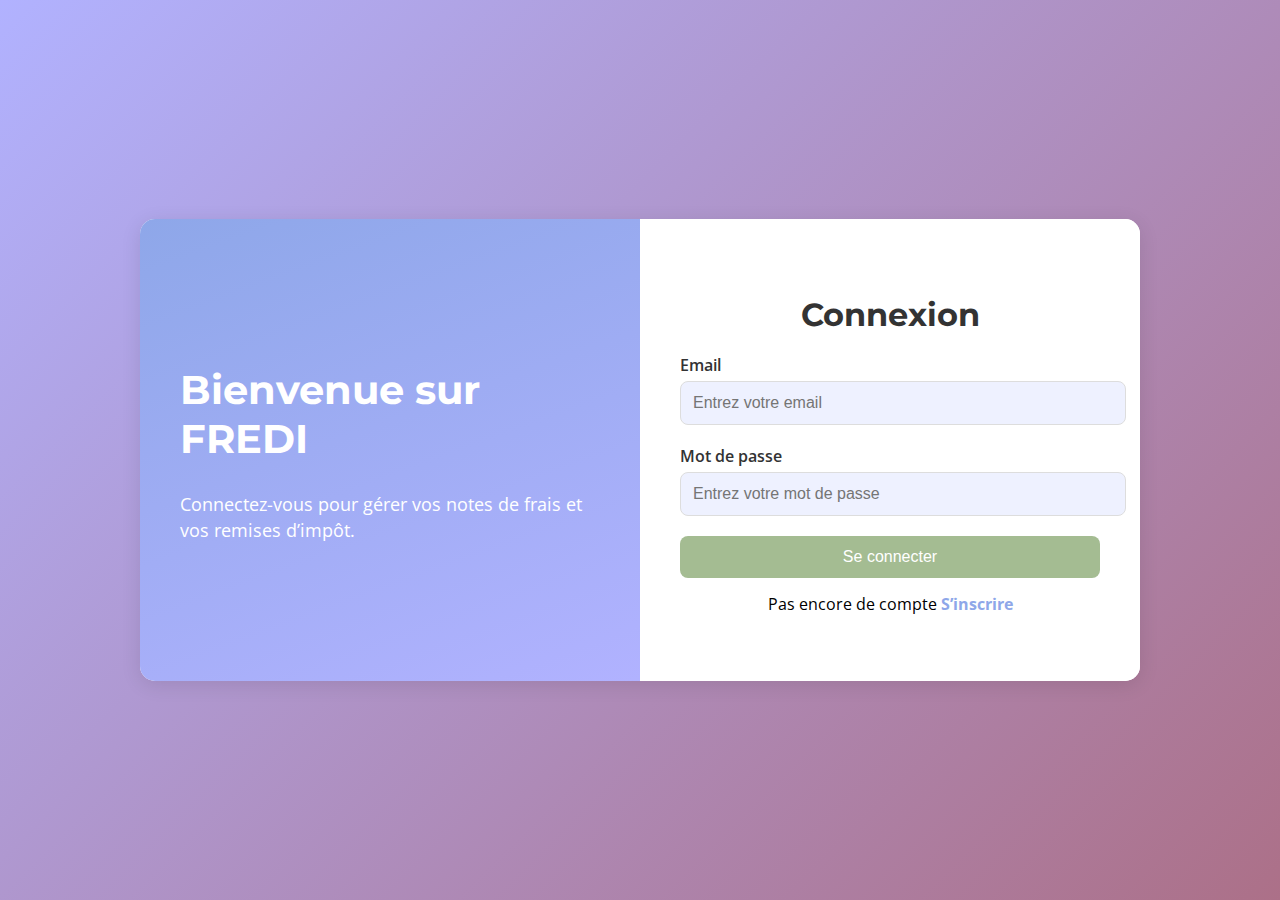
<file: projetFREDI/index.html>
<!DOCTYPE html>
<html lang="fr">
<head>
  <meta charset="UTF-8">
  <meta name="viewport" content="width=device-width, initial-scale=1.0">
  <title>FREDI - Connexion</title>
  <link rel="stylesheet" href="style.css">
  <link href="https://fonts.googleapis.com/css2?family=Montserrat:wght@700&family=Open+Sans:wght@400;600&display=swap" rel="stylesheet">
</head>
<body>
  <div class="container">
    <div class="left-panel">
      <h1>Bienvenue sur FREDI</h1>
      <p>Connectez-vous pour gérer vos notes de frais et vos remises d’impôt.</p>
    </div>

    <div class="right-panel">
      <h2>Connexion</h2>
      <form action="login.php" method="POST">
        <div class="input-group">
          <label>Email</label>
          <input type="email" name="email" placeholder="Entrez votre email" required>
        </div>

        <div class="input-group">
          <label>Mot de passe</label>
          <input type="password" name="password" placeholder="Entrez votre mot de passe" required>
        </div>

        <div class="actions">
          <button type="submit">Se connecter</button>
        </div>
        <p class="signup-text">Pas encore de compte  <a href="register.html">S’inscrire</a></p>
      </form>
    </div>
  </div>
</body>
</html>
</file>
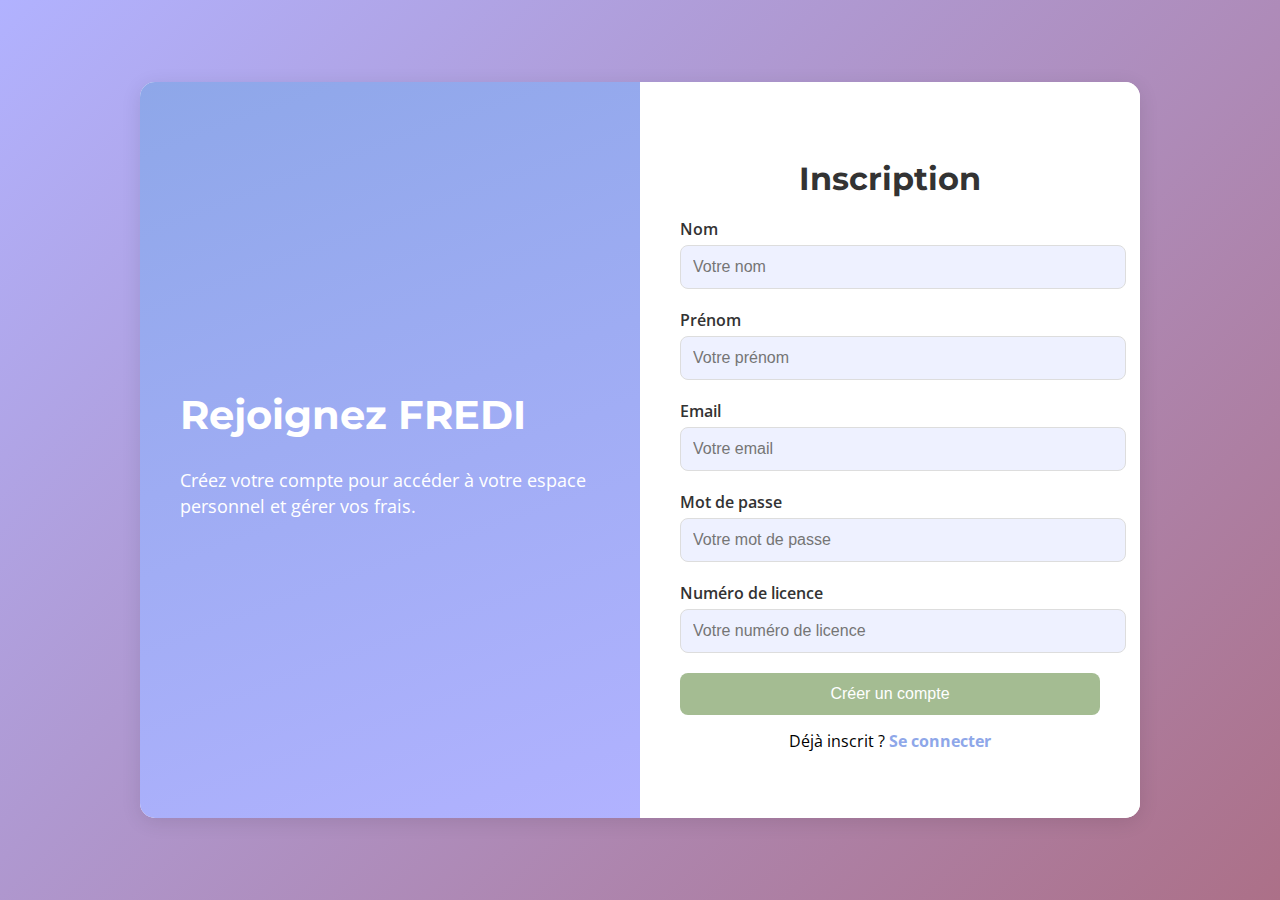
<file: projetFREDI/register.html>
<!DOCTYPE html>
<html lang="fr">
<head>
  <meta charset="UTF-8">
  <meta name="viewport" content="width=device-width, initial-scale=1.0">
  <title>FREDI - Inscription</title>
  <link rel="stylesheet" href="style.css">
  <link href="https://fonts.googleapis.com/css2?family=Montserrat:wght@700&family=Open+Sans:wght@400;600&display=swap" rel="stylesheet">
</head>
<body>
  <div class="container">
    <div class="left-panel">
      <h1>Rejoignez FREDI</h1>
      <p>Créez votre compte pour accéder à votre espace personnel et gérer vos frais.</p>
    </div>

    <div class="right-panel">
      <h2>Inscription</h2>
      <form action="register.php" method="POST">
        <div class="input-group">
          <label>Nom</label>
          <input type="text" name="nom" placeholder="Votre nom" required>
        </div>

        <div class="input-group">
          <label>Prénom</label>
          <input type="text" name="prenom" placeholder="Votre prénom" required>
        </div>

        <div class="input-group">
          <label>Email</label>
          <input type="email" name="email" placeholder="Votre email" required>
        </div>

        <div class="input-group">
          <label>Mot de passe</label>
          <input type="password" name="password" placeholder="Votre mot de passe" required>
        </div>

        <div class="input-group">
          <label>Numéro de licence</label>
          <input type="text" name="licence" placeholder="Votre numéro de licence" required>
        </div>

        <div class="actions">
          <button type="submit">Créer un compte</button>
        </div>

        <p class="signup-text">Déjà inscrit ? <a href="index.html">Se connecter</a></p>
      </form>
    </div>
  </div>

</body>
</html>
</file>
<file: projetFREDI/style.css>
/* === STYLES GLOBAUX === */
body {
  margin: 0;
  font-family: 'Open Sans', sans-serif;
  background: linear-gradient(135deg, #B1B2FF, #AC7088);
  height: 100vh;
  display: flex;
  align-items: center;
  justify-content: center;
}

.container {
  width: 85%;
  max-width: 1000px;
  display: flex;
  background: white;
  border-radius: 15px;
  overflow: hidden;
  box-shadow: 0 4px 20px rgba(0, 0, 0, 0.1);
}

/* === PANEL GAUCHE === */
.left-panel {
  flex: 1;
  background: linear-gradient(160deg, #8EA7E9, #B1B2FF);
  color: white;
  padding: 60px 40px;
  display: flex;
  flex-direction: column;
  justify-content: center;
  text-align: left;
}

.left-panel h1 {
  font-family: 'Montserrat', sans-serif;
  font-size: 2.5em;
  margin-bottom: 10px;
}

.left-panel p {
  font-size: 1.1em;
  line-height: 1.5;
}

/* === PANEL DROIT === */
.right-panel {
  flex: 1;
  padding: 50px 40px;
  display: flex;
  flex-direction: column;
  justify-content: center;
  background-color: #fff;
}

.right-panel h2 {
  color: #333;
  font-family: 'Montserrat', sans-serif;
  font-size: 2em;
  margin-bottom: 20px;
  text-align: center;
}

.input-group {
  margin-bottom: 20px;
}

label {
  font-weight: 600;
  display: block;
  margin-bottom: 5px;
  color: #333;
}

input {
  width: 100%;
  padding: 12px;
  border: 1px solid #ddd;
  border-radius: 8px;
  background-color: #EEF1FF;
  font-size: 1em;
  transition: border 0.3s ease;
}

input:focus {
  border-color: #8EA7E9;
  outline: none;
}

button {
  background-color: #A4BC92;
  color: white;
  border: none;
  padding: 12px 20px;
  width: 100%;
  border-radius: 8px;
  cursor: pointer;
  font-size: 1em;
  transition: background 0.3s ease;
}

button:hover {
  background-color: #AC7088;
}

.signup-text {
  text-align: center;
  margin-top: 15px;
}

.signup-text a {
  color: #8EA7E9;
  text-decoration: none;
  font-weight: bold;
}

.signup-text a:hover {
  text-decoration: underline;
}

/* === RESPONSIVE DESIGN === */

/* Tablettes (≤ 900px) */
@media (max-width: 900px) {
  .container {
    flex-direction: column;
    width: 90%;
    height: auto;
  }

  .left-panel {
    text-align: center;
    padding: 40px 30px;
  }

  .left-panel h1 {
    font-size: 2em;
  }

  .right-panel {
    padding: 40px 30px;
  }
}

/* Smartphones (≤ 600px) */
@media (max-width: 600px) {
  body {
    background: linear-gradient(180deg, #B1B2FF, #AC7088);
    height: auto;
    padding: 20px 0;
  }

  .container {
    flex-direction: column;
    width: 95%;
    box-shadow: none;
  }

  .left-panel {
    padding: 30px 20px;
  }

  .left-panel h1 {
    font-size: 1.8em;
  }

  .left-panel p {
    font-size: 1em;
  }

  .right-panel {
    padding: 30px 20px;
  }

  button {
    font-size: 0.95em;
  }

  input {
    font-size: 0.95em;
    padding: 10px;
  }
}
</file>
